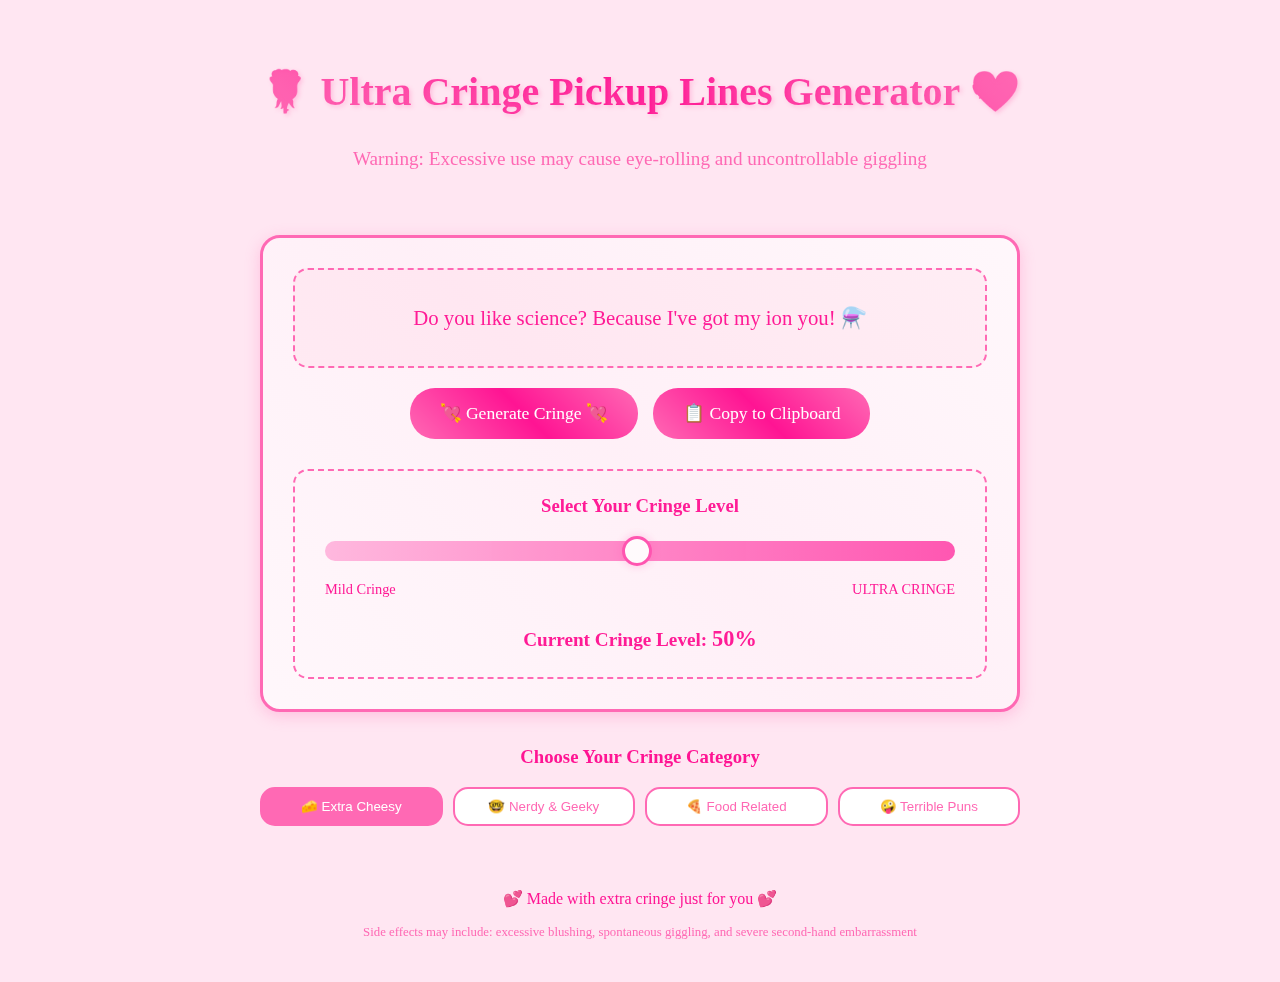
<file: index.html>
<!DOCTYPE html>
<html lang="en">
<head>
    <meta charset="UTF-8">
    <meta name="viewport" content="width=device-width, initial-scale=1.0">
    <title>🌹 Ultra Cringe Pickup Lines 💝</title>
    <link rel="stylesheet" href="styles.css">
    <link rel="stylesheet" href="https://cdnjs.cloudflare.com/ajax/libs/font-awesome/6.0.0/css/all.min.css">
</head>
<body>
    <div class="sparkles"></div>
    <div class="container">
        <header>
            <h1>🌹 Ultra Cringe Pickup Lines Generator 💝</h1>
            <p class="subtitle">Warning: Excessive use may cause eye-rolling and uncontrollable giggling</p>
        </header>

        <main>
            <div class="generator-box">
                <div class="pickup-display">
                    <p id="pickup-line">Click the button below to generate the cringiest pickup line ever! 😘</p>
                </div>
                
                <div class="buttons">
                    <button id="generate-btn" class="rainbow-btn">
                        <span>💘 Generate Cringe 💘</span>
                    </button>
                    <button id="copy-btn" class="rainbow-btn">
                        <span>📋 Copy to Clipboard</span>
                    </button>
                </div>

                <div class="cringe-control">
                    <h3>Select Your Cringe Level</h3>
                    <div class="slider-container">
                        <input type="range" id="cringe-slider" min="1" max="100" value="50" class="cringe-slider">
                        <div class="slider-labels">
                            <span>Mild Cringe</span>
                            <span>ULTRA CRINGE</span>
                        </div>
                    </div>
                    <div class="current-level">
                        <span>Current Cringe Level: </span>
                        <span id="cringe-value">50%</span>
                    </div>
                </div>
            </div>

            <div class="category-selector">
                <h3>Choose Your Cringe Category</h3>
                <div class="category-buttons">
                    <button data-category="cheesy" class="active">🧀 Extra Cheesy</button>
                    <button data-category="nerdy">🤓 Nerdy & Geeky</button>
                    <button data-category="foodie">🍕 Food Related</button>
                    <button data-category="puns">🤪 Terrible Puns</button>
                </div>
            </div>
        </main>

        <footer>
            <p>💕 Made with extra cringe just for you 💕</p>
            <p class="disclaimer">Side effects may include: excessive blushing, spontaneous giggling, and severe second-hand embarrassment</p>
        </footer>
    </div>
    <script src="script.js"></script>
</body>
</html>
</file>
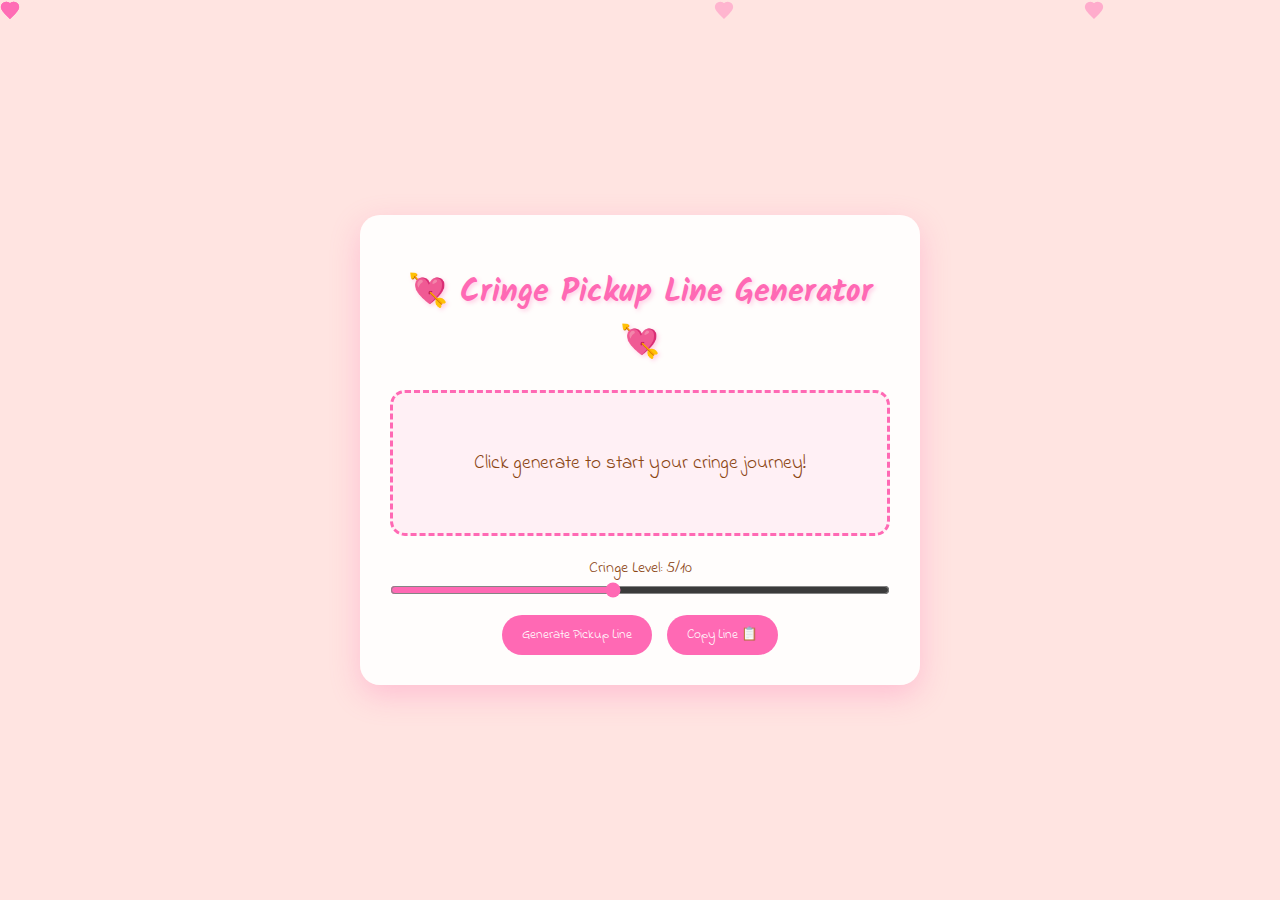
<file: CascadeProjects/windsurf-project/index.html>
<!DOCTYPE html>
<html lang="en">
<head>
    <meta charset="UTF-8">
    <meta name="viewport" content="width=device-width, initial-scale=1.0">
    <title>Cringe Pickup Line Generator 💘</title>
    <link rel="stylesheet" href="styles.css">
    <link href="https://fonts.googleapis.com/css2?family=Indie+Flower&family=Kalam&display=swap" rel="stylesheet">
</head>
<body>
    <div class="container">
        <h1>💘 Cringe Pickup Line Generator 💘</h1>
        
        <div class="pickup-line-box">
            <p id="pickup-line">Click generate to start your cringe journey!</p>
        </div>

        <div class="controls">
            <div class="cringe-slider-container">
                <label for="cringe-slider">Cringe Level: <span id="cringe-level">5</span>/10</label>
                <input type="range" id="cringe-slider" min="1" max="10" value="5">
            </div>

            <div class="buttons">
                <button id="generate-btn">Generate Pickup Line</button>
                <button id="copy-btn">Copy Line 📋</button>
            </div>
        </div>

        <div class="hearts-bg">
            <div class="heart"></div>
            <div class="heart"></div>
            <div class="heart"></div>
            <div class="heart"></div>
            <div class="heart"></div>
        </div>
    </div>

    <script src="script.js"></script>
</body>
</html>
</file>
<file: styles.css>
:root {
    --primary-color: #ff69b4;
    --secondary-color: #ff1493;
    --background-color: #ffe6f2;
    --text-color: #ff1493;
    --box-shadow: 0 4px 15px rgba(255, 105, 180, 0.3);
}

* {
    margin: 0;
    padding: 0;
    box-sizing: border-box;
}

body {
    font-family: 'Comic Sans MS', cursive;
    background-color: var(--background-color);
    color: var(--text-color);
    line-height: 1.6;
    min-height: 100vh;
    position: relative;
    overflow-x: hidden;
}

.sparkles {
    position: fixed;
    top: 0;
    left: 0;
    width: 100%;
    height: 100%;
    pointer-events: none;
    z-index: 1;
}

.container {
    max-width: 800px;
    margin: 0 auto;
    padding: 20px;
    position: relative;
    z-index: 2;
}

header {
    text-align: center;
    padding: 40px 0;
    animation: bounce 2s infinite;
}

h1 {
    font-size: 2.5rem;
    margin-bottom: 20px;
    background: linear-gradient(45deg, #ff69b4, #ff1493, #ff69b4);
    -webkit-background-clip: text;
    -webkit-text-fill-color: transparent;
    text-shadow: 2px 2px 4px rgba(255, 105, 180, 0.3);
}

.subtitle {
    font-size: 1.2rem;
    color: #ff69b4;
}

.generator-box {
    background: white;
    padding: 30px;
    border-radius: 20px;
    box-shadow: var(--box-shadow);
    margin: 20px 0;
    border: 3px solid #ff69b4;
    position: relative;
    overflow: hidden;
}

.generator-box::before {
    content: '';
    position: absolute;
    top: -50%;
    left: -50%;
    width: 200%;
    height: 200%;
    background: linear-gradient(45deg, transparent, rgba(255, 105, 180, 0.1), transparent);
    animation: shine 3s infinite;
}

.pickup-display {
    background: #fff5f8;
    padding: 20px;
    border-radius: 15px;
    margin-bottom: 20px;
    min-height: 100px;
    display: flex;
    align-items: center;
    justify-content: center;
    text-align: center;
    font-size: 1.3rem;
    border: 2px dashed #ff69b4;
}

.buttons {
    display: flex;
    gap: 15px;
    justify-content: center;
    margin: 20px 0;
}

.rainbow-btn {
    padding: 15px 30px;
    border: none;
    border-radius: 25px;
    cursor: pointer;
    font-family: 'Comic Sans MS', cursive;
    font-size: 1.1rem;
    background: linear-gradient(45deg, #ff69b4, #ff1493, #ff69b4);
    color: white;
    transition: transform 0.3s ease;
    position: relative;
    overflow: hidden;
}

.rainbow-btn:hover {
    transform: scale(1.05);
    animation: rainbow 3s infinite;
}

.rainbow-btn span {
    position: relative;
    z-index: 1;
}

.cringe-meter {
    margin-top: 30px;
    text-align: center;
}

.meter-bar {
    height: 20px;
    background: #ffe6f2;
    border-radius: 10px;
    overflow: hidden;
    margin-top: 10px;
    border: 2px solid #ff69b4;
}

.meter-fill {
    height: 100%;
    background: linear-gradient(90deg, #ff69b4, #ff1493);
    width: 0%;
    transition: width 0.5s ease;
}

.category-selector {
    margin: 30px 0;
    text-align: center;
}

.category-buttons {
    display: grid;
    grid-template-columns: repeat(auto-fit, minmax(150px, 1fr));
    gap: 10px;
    margin-top: 15px;
}

.category-buttons button {
    padding: 10px;
    border: 2px solid #ff69b4;
    border-radius: 15px;
    background: white;
    color: #ff69b4;
    cursor: pointer;
    transition: all 0.3s ease;
}

.category-buttons button.active {
    background: #ff69b4;
    color: white;
}

.cringe-control {
    margin-top: 30px;
    text-align: center;
    background: rgba(255, 255, 255, 0.9);
    padding: 20px;
    border-radius: 15px;
    border: 2px dashed var(--primary-color);
}

.slider-container {
    margin: 20px 0;
    padding: 0 10px;
}

.cringe-slider {
    -webkit-appearance: none;
    width: 100%;
    height: 20px;
    background: linear-gradient(to right, #ff9ed2, #ff1493);
    border-radius: 10px;
    outline: none;
    opacity: 0.7;
    transition: opacity 0.2s;
}

.cringe-slider:hover {
    opacity: 1;
}

.cringe-slider::-webkit-slider-thumb {
    -webkit-appearance: none;
    appearance: none;
    width: 30px;
    height: 30px;
    background: white;
    border: 3px solid #ff1493;
    border-radius: 50%;
    cursor: pointer;
    box-shadow: 0 0 10px rgba(255, 20, 147, 0.3);
    transition: transform 0.2s;
}

.cringe-slider::-webkit-slider-thumb:hover {
    transform: scale(1.1);
}

.cringe-slider::-moz-range-thumb {
    width: 30px;
    height: 30px;
    background: white;
    border: 3px solid #ff1493;
    border-radius: 50%;
    cursor: pointer;
    box-shadow: 0 0 10px rgba(255, 20, 147, 0.3);
    transition: transform 0.2s;
}

.slider-labels {
    display: flex;
    justify-content: space-between;
    margin-top: 10px;
    color: var(--text-color);
    font-size: 0.9rem;
}

.current-level {
    margin-top: 15px;
    font-size: 1.2rem;
    color: var(--text-color);
    font-weight: bold;
}

#cringe-value {
    color: var(--secondary-color);
    font-size: 1.4rem;
    animation: pulse 1s infinite;
}

@keyframes pulse {
    0% { transform: scale(1); }
    50% { transform: scale(1.1); }
    100% { transform: scale(1); }
}

footer {
    text-align: center;
    padding: 20px;
    margin-top: 40px;
}

.disclaimer {
    font-size: 0.8rem;
    color: #ff69b4;
    margin-top: 10px;
}

/* Animations */
@keyframes bounce {
    0%, 100% { transform: translateY(0); }
    50% { transform: translateY(-10px); }
}

@keyframes rainbow {
    0% { filter: hue-rotate(0deg); }
    100% { filter: hue-rotate(360deg); }
}

@keyframes shine {
    0% { transform: translateX(-100%); }
    100% { transform: translateX(100%); }
}

/* Responsive Design */
@media (max-width: 768px) {
    h1 {
        font-size: 1.8rem;
    }
    
    .buttons {
        flex-direction: column;
    }
    
    .pickup-display {
        font-size: 1.1rem;
    }
}

/* Add floating hearts */
.heart {
    position: fixed;
    font-size: 20px;
    animation: float 6s linear infinite;
    z-index: 0;
}

@keyframes float {
    0% {
        transform: translateY(100vh) rotate(0deg);
        opacity: 1;
    }
    100% {
        transform: translateY(-100vh) rotate(360deg);
        opacity: 0;
    }
}
</file>
<file: CascadeProjects/windsurf-project/styles.css>
body {
    font-family: 'Indie Flower', cursive;
    background-color: #FFE4E1;
    margin: 0;
    display: flex;
    justify-content: center;
    align-items: center;
    min-height: 100vh;
    overflow: hidden;
    color: #8B4513;
}

.container {
    background-color: rgba(255, 255, 255, 0.9);
    border-radius: 20px;
    padding: 30px;
    text-align: center;
    box-shadow: 0 10px 30px rgba(255, 105, 180, 0.3);
    max-width: 500px;
    width: 90%;
    position: relative;
    z-index: 10;
}

h1 {
    color: #FF69B4;
    font-family: 'Kalam', cursive;
    text-shadow: 2px 2px 4px rgba(255, 105, 180, 0.3);
}

.pickup-line-box {
    background-color: #FFF0F5;
    border: 3px dashed #FF69B4;
    border-radius: 15px;
    padding: 20px;
    margin: 20px 0;
    min-height: 100px;
    display: flex;
    align-items: center;
    justify-content: center;
    font-size: 1.2em;
}

.controls {
    display: flex;
    flex-direction: column;
    gap: 15px;
}

.cringe-slider-container {
    display: flex;
    flex-direction: column;
    align-items: center;
}

#cringe-slider {
    width: 100%;
    accent-color: #FF69B4;
}

.buttons {
    display: flex;
    justify-content: center;
    gap: 15px;
}

button {
    background-color: #FF69B4;
    color: white;
    border: none;
    padding: 10px 20px;
    border-radius: 25px;
    cursor: pointer;
    transition: transform 0.2s, background-color 0.2s;
    font-family: 'Indie Flower', cursive;
}

button:hover {
    transform: scale(1.05);
    background-color: #FF1493;
}

.hearts-bg {
    position: fixed;
    top: 0;
    left: 0;
    width: 100%;
    height: 100%;
    pointer-events: none;
    z-index: 1;
}

.heart {
    position: absolute;
    width: 20px;
    height: 20px;
    background: url('data:image/svg+xml;utf8,<svg xmlns="http://www.w3.org/2000/svg" viewBox="0 0 24 24" fill="%23FF69B4" stroke="%23FF69B4" stroke-width="2"><path d="M12 21.35l-1.45-1.32C5.4 15.36 2 12.28 2 8.5 2 5.42 4.42 3 7.5 3c1.74 0 3.41.81 4.5 2.09C13.09 3.81 14.76 3 16.5 3 19.58 3 22 5.42 22 8.5c0 3.78-3.4 6.86-8.55 11.54L12 21.35z"/></svg>');
    background-size: cover;
    opacity: 0.5;
    animation: fall 10s linear infinite;
}

@keyframes fall {
    to {
        transform: translateY(100vh) rotate(360deg);
    }
}

@media (max-width: 600px) {
    .container {
        width: 95%;
        padding: 15px;
    }

    .buttons {
        flex-direction: column;
    }
}
</file>
